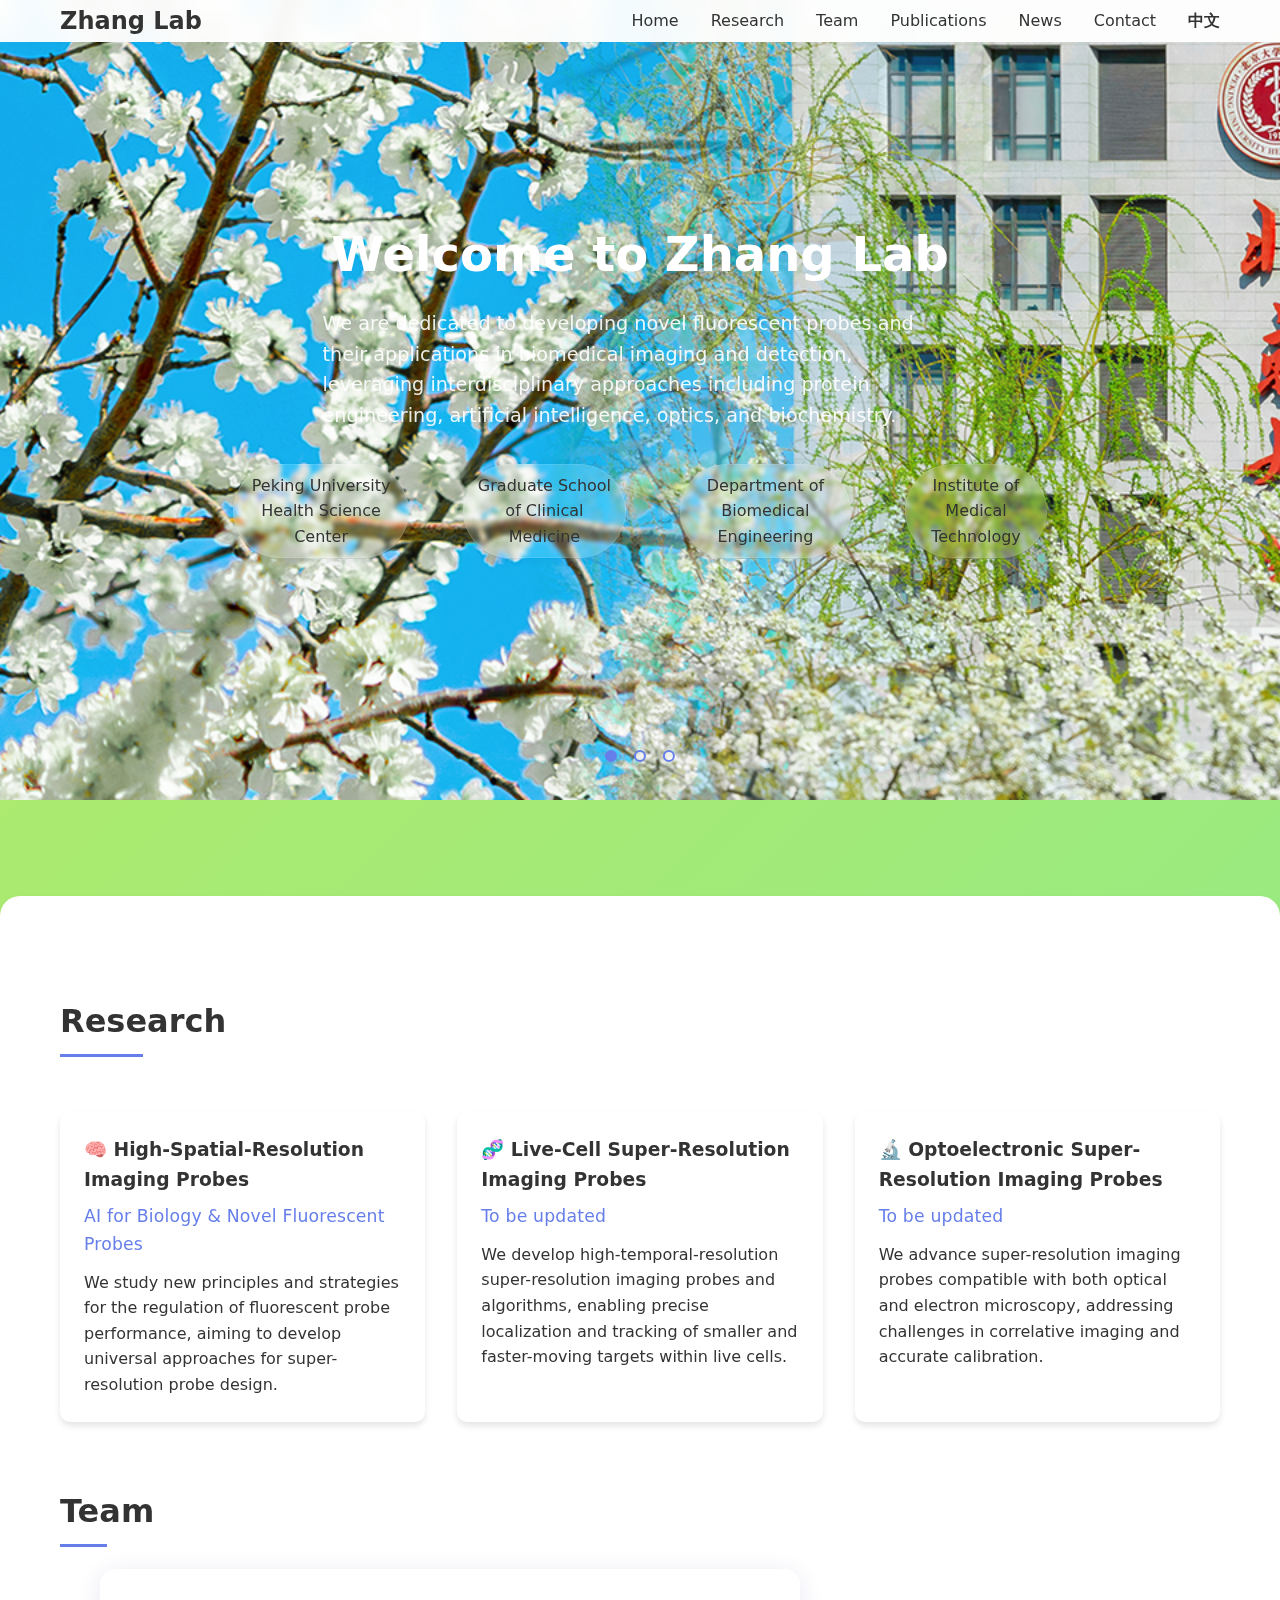
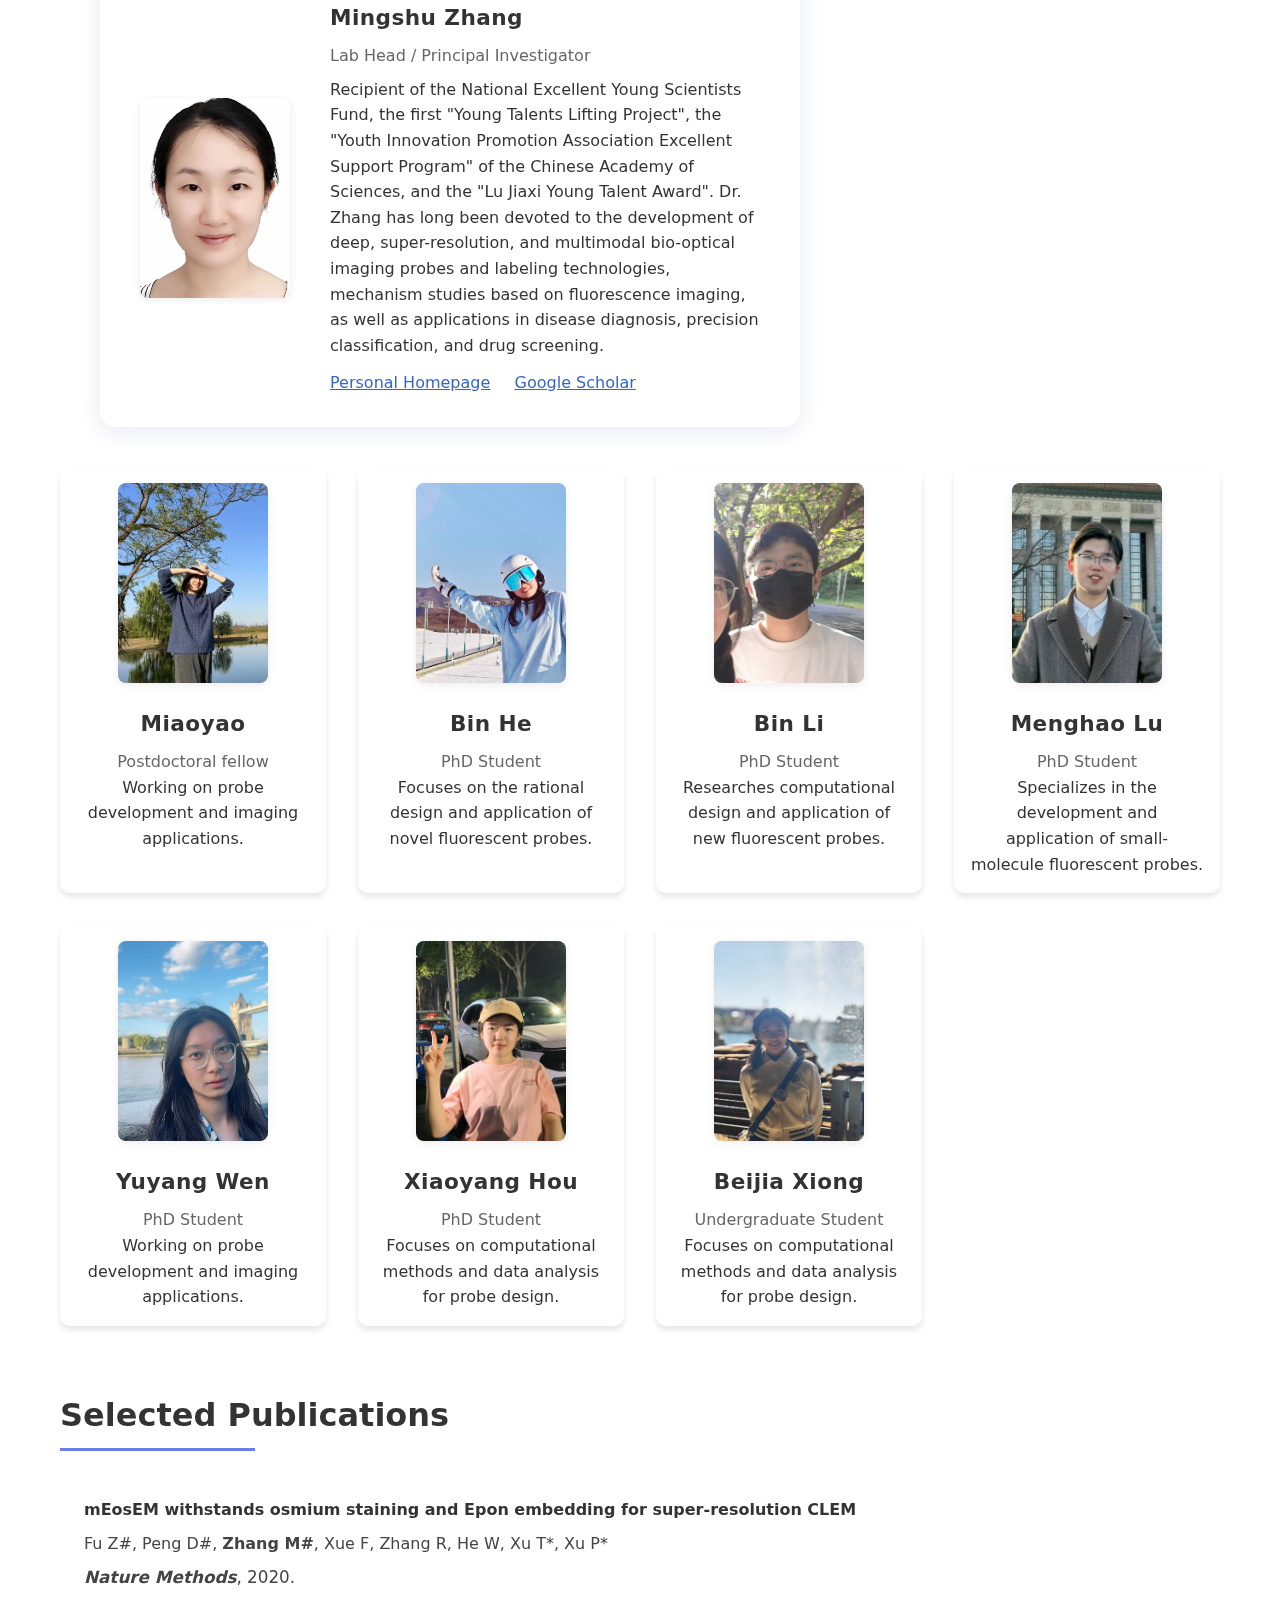
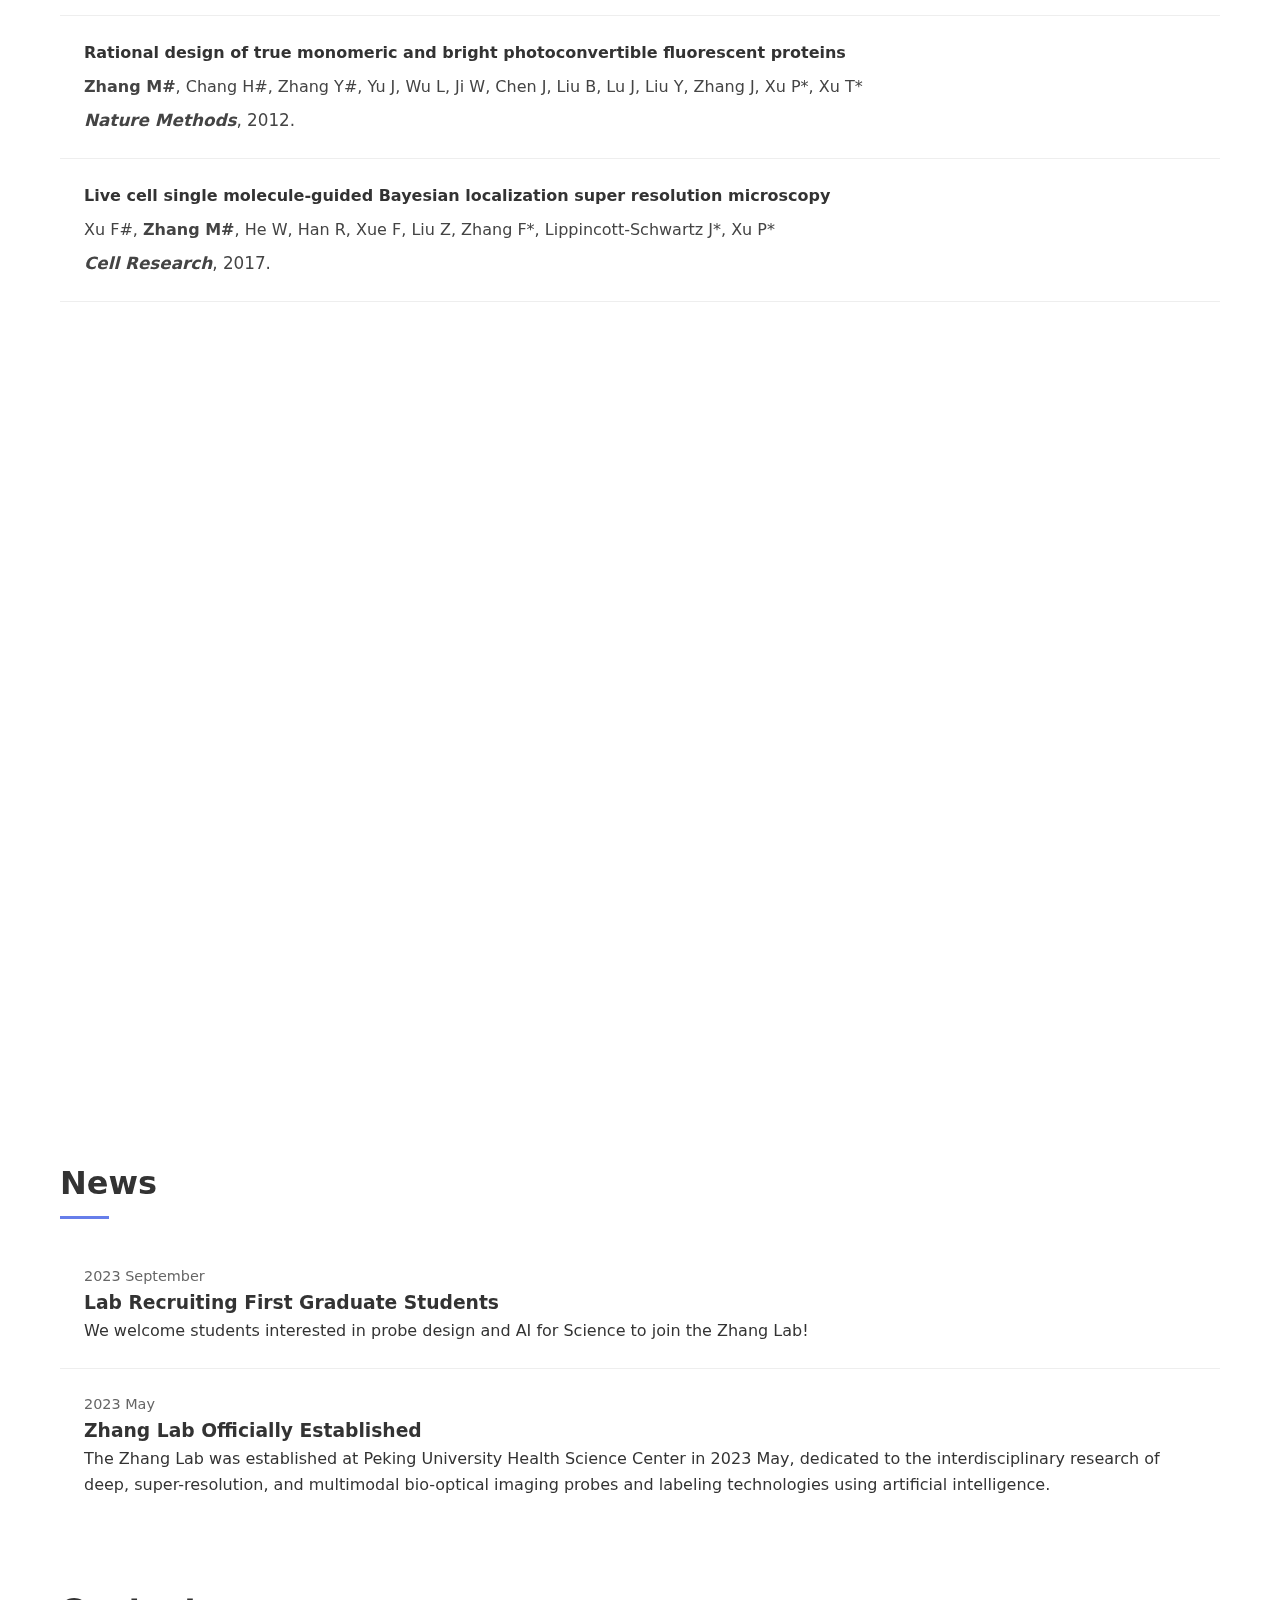
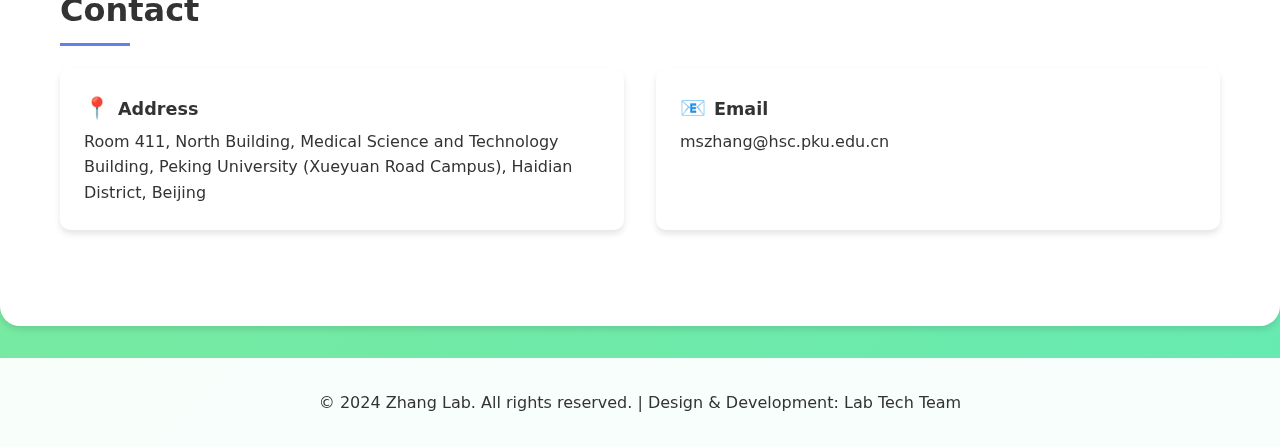
<file: index.html>
<!DOCTYPE html>
<html lang="en">
<head>
    <meta charset="UTF-8">
    <meta name="viewport" content="width=device-width, initial-scale=1.0">
    <title>Zhang Lab - Peking University Health Science Center</title>
    <link rel="stylesheet" href="css/main.css">
    <link rel="icon" href="favicon.svg" type="image/svg+xml">
    <!-- Open Graph -->
    <meta property="og:title" content="Zhang Lab - Peking University Health Science Center">
    <meta property="og:description" content="Developing novel fluorescent probes and tools for biomedical imaging using AI, protein engineering, and optics.">
    <meta property="og:image" content="hero/1.jpg">
    <meta name="twitter:card" content="summary_large_image">
    <script defer src="js/main.js"></script>
</head>
<body>
    <header>
        <nav class="container">
            <a href="#" class="logo">Zhang Lab</a>
            <div class="nav-toggle" id="navToggle" aria-controls="navMenu" aria-expanded="false" aria-label="Toggle navigation">
                <span></span>
                <span></span>
                <span></span>
            </div>
            <ul class="nav-menu" id="navMenu">
                <li><a href="#home">Home</a></li>
                <li><a href="#research">Research</a></li>
                <li><a href="#team">Team</a></li>
                <li><a href="#publications">Publications</a></li>
                <li><a href="#news">News</a></li>
                <li><a href="#contact">Contact</a></li>
                <li><a href="index-cn.html" id="langSwitch" style="font-weight:bold;">中文</a></li>
            </ul>
        </nav>
    </header>

    <section id="home" class="hero">
        <div class="hero-carousel" role="region" aria-label="Hero carousel">
            <div class="carousel-slide active" style="background-image: url('hero/1.jpg');"></div>
            <div class="carousel-slide" style="background-image: url('hero/2.jpg');"></div>
            <div class="carousel-slide" style="background-image: url('hero/3.jpg');"></div>
            <div class="carousel-controls">
                <span class="carousel-dot active" data-slide="0"></span>
                <span class="carousel-dot" data-slide="1"></span>
                <span class="carousel-dot" data-slide="2"></span>
            </div>
        </div>
        <div class="container">
            <h1>Welcome to Zhang Lab</h1>
            <p>We are dedicated to developing novel fluorescent probes and their applications in biomedical imaging and detection, leveraging interdisciplinary approaches including protein engineering, artificial intelligence, optics, and biochemistry.</p>
            <div class="affiliations">
                <div class="affiliation">Peking University Health Science Center</div>
                <div class="affiliation">Graduate School of Clinical Medicine</div>
                <div class="affiliation">Department of Biomedical Engineering</div>
                <div class="affiliation">Institute of Medical Technology</div>
            </div>
        </div>
    </section>

    <main>
        <section id="research" class="container">
            <h2>Research</h2>
            <div class="research-grid">
                <div class="research-card">
                    <h3>🧠 High-Spatial-Resolution Imaging Probes</h3>
                    <div class="research-subtitle">AI for Biology & Novel Fluorescent Probes</div>
                    <p>We study new principles and strategies for the regulation of fluorescent probe performance, aiming to develop universal approaches for super-resolution probe design.</p>
                </div>
                <div class="research-card">
                    <h3>🧬 Live-Cell Super-Resolution Imaging Probes</h3>
                    <div class="research-subtitle">To be updated</div>
                    <p>We develop high-temporal-resolution super-resolution imaging probes and algorithms, enabling precise localization and tracking of smaller and faster-moving targets within live cells.</p>
                </div>
                <div class="research-card">
                    <h3>🔬 Optoelectronic Super-Resolution Imaging Probes</h3>
                    <div class="research-subtitle">To be updated</div>
                    <p>We advance super-resolution imaging probes compatible with both optical and electron microscopy, addressing challenges in correlative imaging and accurate calibration.</p>
                </div>
            </div>
        </section>
        <div style="height: 4rem;"></div>

        <section id="team" class="container">
            <h2>Team</h2>
            <div class="team-leader-flex">
                <img src="group_imgs/zhangmingshu.jpg" alt="Mingshu Zhang photo" class="member-photo" style="margin-bottom:0;" />
                <div style="text-align: left;">
                    <div class="member-name">Mingshu Zhang</div>
                    <div class="member-role">Lab Head / Principal Investigator</div>
                    <p style="margin-top:0.5rem;">Recipient of the National Excellent Young Scientists Fund, the first "Young Talents Lifting Project", the "Youth Innovation Promotion Association Excellent Support Program" of the Chinese Academy of Sciences, and the "Lu Jiaxi Young Talent Award". Dr. Zhang has long been devoted to the development of deep, super-resolution, and multimodal bio-optical imaging probes and labeling technologies, mechanism studies based on fluorescence imaging, as well as applications in disease diagnosis, precision classification, and drug screening.</p>
                    <div style="margin-top:0.7rem;">
                        <a href="https://iacm.bjmu.edu.cn/szdw/dsdw/kxbswyxgcx1/92083bcbae214841869e0b701adf267e.htm" target="_blank" style="margin-right:1.2rem;color:#3366cc;font-weight:500;">Personal Homepage</a>
                        <a href="https://scholar.google.com/citations?hl=zh-CN&user=DNqfSV8AAAAJ" target="_blank" style="color:#3366cc;font-weight:500;">Google Scholar</a>
                    </div>
                </div>
            </div>
            <div class="team-grid">
                <div class="team-member">
                    <img src="group_imgs/miaoyao.jpg" alt="Miaoyao photo" class="member-photo" />
                    <div class="member-name">Miaoyao</div>
                    <div class="member-role">Postdoctoral fellow</div>
                    <p>Working on probe development and imaging applications.</p>
                </div>
                <div class="team-member">
                    <img src="group_imgs/hebin.jpg" alt="Bin He photo" class="member-photo" />
                    <div class="member-name">Bin He</div>
                    <div class="member-role">PhD Student</div>
                    <p>Focuses on the rational design and application of novel fluorescent probes.</p>
                </div>
                <div class="team-member">
                    <img src="group_imgs/libin.jpg" alt="Bin Li photo" class="member-photo" />
                    <div class="member-name">Bin Li</div>
                    <div class="member-role">PhD Student</div>
                    <p>Researches computational design and application of new fluorescent probes.</p>
                </div>
                <div class="team-member">
                    <img src="group_imgs/lumenghao.jpg" alt="Menghao Lu photo" class="member-photo" />
                    <div class="member-name">Menghao Lu</div>
                    <div class="member-role">PhD Student</div>
                    <p>Specializes in the development and application of small-molecule fluorescent probes.</p>
                </div>
                <div class="team-member">
                    <img src="group_imgs/wenyuyang.jpg" alt="Yuyang Wen photo" class="member-photo" />
                    <div class="member-name">Yuyang Wen</div>
                    <div class="member-role">PhD Student</div>
                    <p>Working on probe development and imaging applications.</p>
                </div>
                <div class="team-member">
                    <img src="group_imgs/houxiaoyang.jpg" alt="Xiaoyang Hou photo" class="member-photo" />
                    <div class="member-name">Xiaoyang Hou</div>
                    <div class="member-role">PhD Student</div>
                    <p>Focuses on computational methods and data analysis for probe design.</p>
                </div>
                <div class="team-member">
                    <img src="group_imgs/xiongbeijia.jpg" alt="Beijia Xiong photo" class="member-photo" />
                    <div class="member-name">Beijia Xiong</div>
                    <div class="member-role">Undergraduate Student</div>
                    <p>Focuses on computational methods and data analysis for probe design.</p>
                </div>
            </div>
        </section>
        <div style="height: 4rem;"></div>

        <section id="publications" class="container">
            <h2>Selected Publications</h2>
            <div class="publication">
                <div class="publication-title">mEosEM withstands osmium staining and Epon embedding for super-resolution CLEM</div>
                <div class="publication-authors">Fu Z#, Peng D#, <strong>Zhang M#</strong>, Xue F, Zhang R, He W, Xu T*, Xu P*</div>
                <div class="publication-journal"><span class="journal-name">Nature Methods</span><span class="pub-year">, 2020.</span></div>
            </div>
            <div class="publication">
                <div class="publication-title">Rational design of true monomeric and bright photoconvertible fluorescent proteins</div>
                <div class="publication-authors"><strong>Zhang M#</strong>, Chang H#, Zhang Y#, Yu J, Wu L, Ji W, Chen J, Liu B, Lu J, Liu Y, Zhang J, Xu P*, Xu T*</div>
                <div class="publication-journal"><span class="journal-name">Nature Methods</span><span class="pub-year">, 2012.</span></div>
            </div>
            <div class="publication">
                <div class="publication-title">Live cell single molecule-guided Bayesian localization super resolution microscopy</div>
                <div class="publication-authors">Xu F#, <strong>Zhang M#</strong>, He W, Han R, Xue F, Liu Z, Zhang F*, Lippincott-Schwartz J*, Xu P*</div>
                <div class="publication-journal"><span class="journal-name">Cell Research</span><span class="pub-year">, 2017.</span></div>
            </div>
            <div class="publication">
                <div class="publication-title">Fast Super-Resolution Imaging Technique and Immediate Early Nanostructure Capturing by a Photoconvertible Fluorescent Protein</div>
                <div class="publication-authors"><strong>Zhang M#</strong>, Fu Z#, Li C#, Liu A, Peng D, Xue F, He W, Gao S, Xu F, Xu D, Yuan L, Zhang F, Xu Z, Xu T*, Xu P*</div>
                <div class="publication-journal"><span class="journal-name">Nano Letters</span><span class="pub-year">, 2020.</span></div>
            </div>
            <div class="publication">
                <div class="publication-title">Highly photostable, reversibly photoswitchable fluorescent protein with high contrast ratio for live-cell superresolution microscopy</div>
                <div class="publication-authors"><strong>Zhang X#</strong>, Zhang M#, Li D#, He W, Peng J, Betzig E*, Xu P*</div>
                <div class="publication-journal"><span class="journal-name">Proc Natl Acad Sci U S A</span><span class="pub-year">, 2016.</span></div>
            </div>
            <div class="publication">
                <div class="publication-title">A unique series of reversibly switchable fluorescent proteins with beneficial properties for various applications.</div>
                <div class="publication-authors">Chang H#, <strong>Zhang M#</strong>, Ji W#, Chen J, Zhang Y, Liu B, Lu J, Zhang J, Xu P*, Xu T*</div>
                <div class="publication-journal"><span class="journal-name">Proc Natl Acad Sci U S A</span><span class="pub-year">, 2012.</span></div>
            </div>
            <div class="publication">
                <div class="publication-title">SOGO-SOFI, light-modulated super-resolution optical fluctuation imaging using only 20 raw frames for high-fidelity reconstruction.</div>
                <div class="publication-authors">Xue F#, He W#, Peng D, You H, <strong>Zhang M*</strong>, Xu P*</div>
                <div class="publication-journal"><span class="journal-name">Fundamental Research</span><span class="pub-year">, 2023.</span></div>
            </div>
            <div class="publication">
                <div class="publication-title">DETECTOR: structural information guided artifact detection for super-resolution fluorescence microscopy image. </div>
                <div class="publication-authors">Gao S, Xu F, Li H, Xue F, <strong>Zhang M*</strong>, Xu P*, Zhang F*</div>
                <div class="publication-journal"><span class="journal-name">Biomedical Optics Express</span><span class="pub-year">, 2021.</span></div>
            </div>
        </section>
        <div style="height: 4rem;"></div>

        <section id="news" class="container">
            <h2>News</h2>
            <div class="news-item">
                <div class="news-date">2023 September</div>
                <h3>Lab Recruiting First Graduate Students</h3>
                <p>We welcome students interested in probe design and AI for Science to join the Zhang Lab!</p>
            </div>
            <div class="news-item">
                <div class="news-date">2023 May</div>
                <h3>Zhang Lab Officially Established</h3>
                <p>The Zhang Lab was established at Peking University Health Science Center in 2023 May, dedicated to the interdisciplinary research of deep, super-resolution, and multimodal bio-optical imaging probes and labeling technologies using artificial intelligence.</p>
            </div>
        </section>
        <div style="height: 4rem;"></div>

        <section id="contact" class="container">
            <h2>Contact</h2>
            <div class="contact-info">
                <div class="contact-card">
                    <div class="contact-title-row"><span class="contact-icon">📍</span><h3 style="margin:0;display:inline;font-size:1.1rem;">Address</h3></div>
                    <p>Room 411, North Building, Medical Science and Technology Building, Peking University (Xueyuan Road Campus), Haidian District, Beijing</p>
                </div>
                <div class="contact-card">
                    <div class="contact-title-row"><span class="contact-icon">📧</span><h3 style="margin:0;display:inline;font-size:1.1rem;">Email</h3></div>
                    <p>mszhang@hsc.pku.edu.cn</p>
                </div>
                <!-- <div class="contact-card">
                    <div class="contact-icon">📞</div>
                    <h3>Phone</h3>
                    <p>Office: +86 10 1234-5678<br>Lab: +86 10 1234-5679</p>
                </div> -->
            </div>
        </section>
    </main>

    <footer>
        <div class="container">
            <p>&copy; 2024 Zhang Lab. All rights reserved. | Design & Development: Lab Tech Team</p>
        </div>
    </footer>

    <!-- JS is loaded from js/main.js (deferred) -->
</body>
</html>
</file>
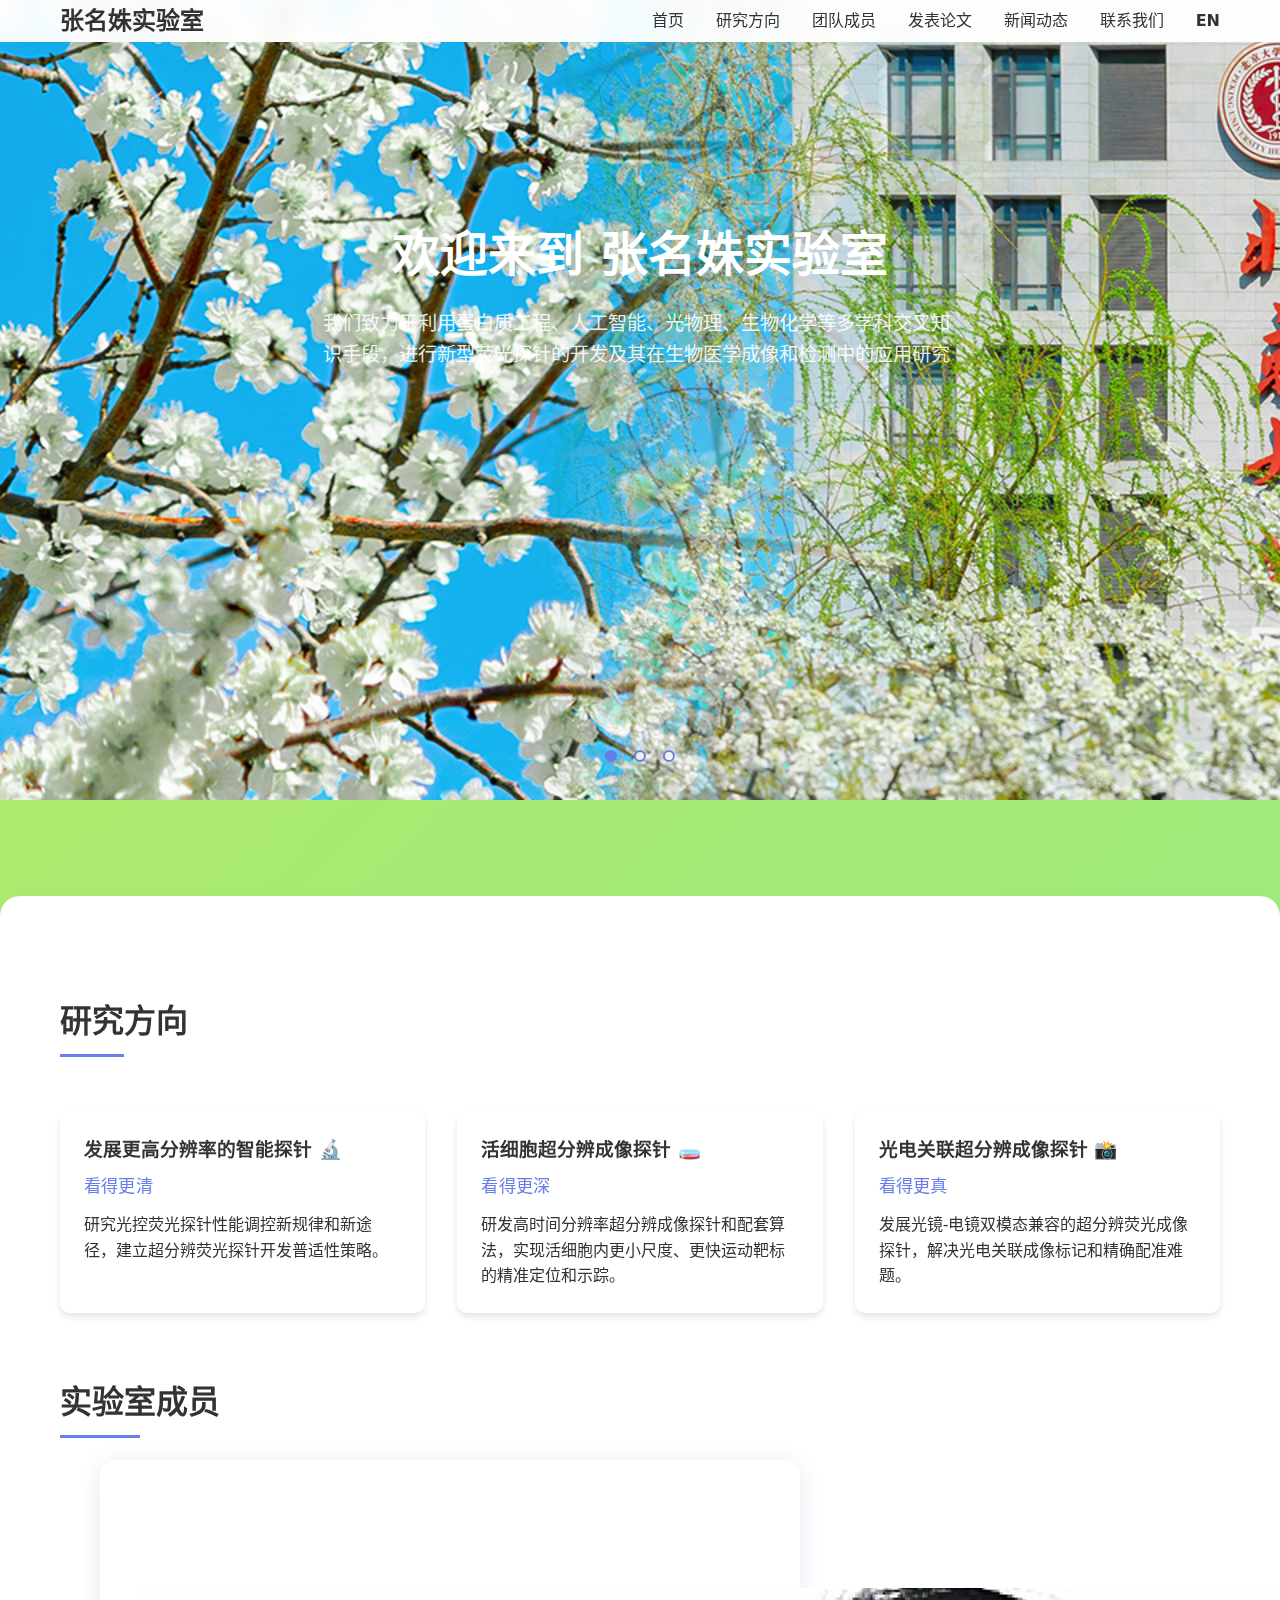
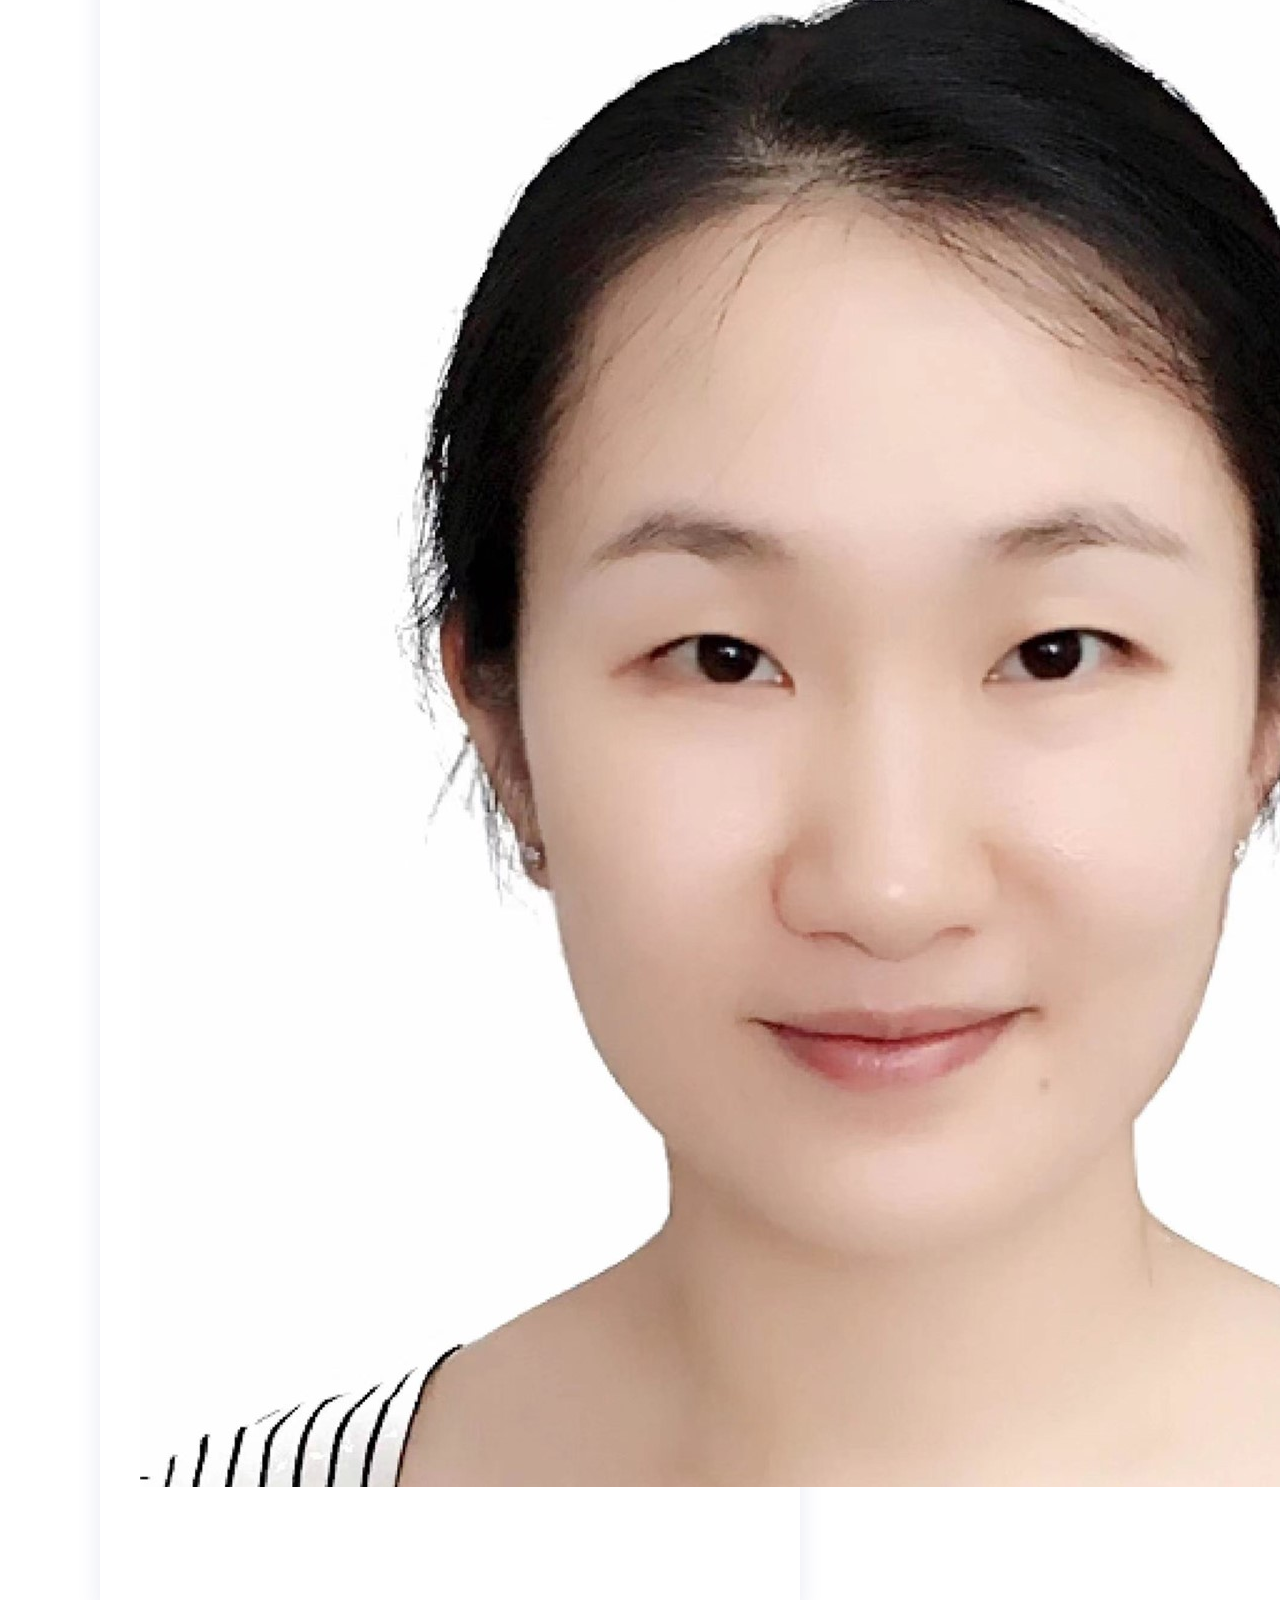
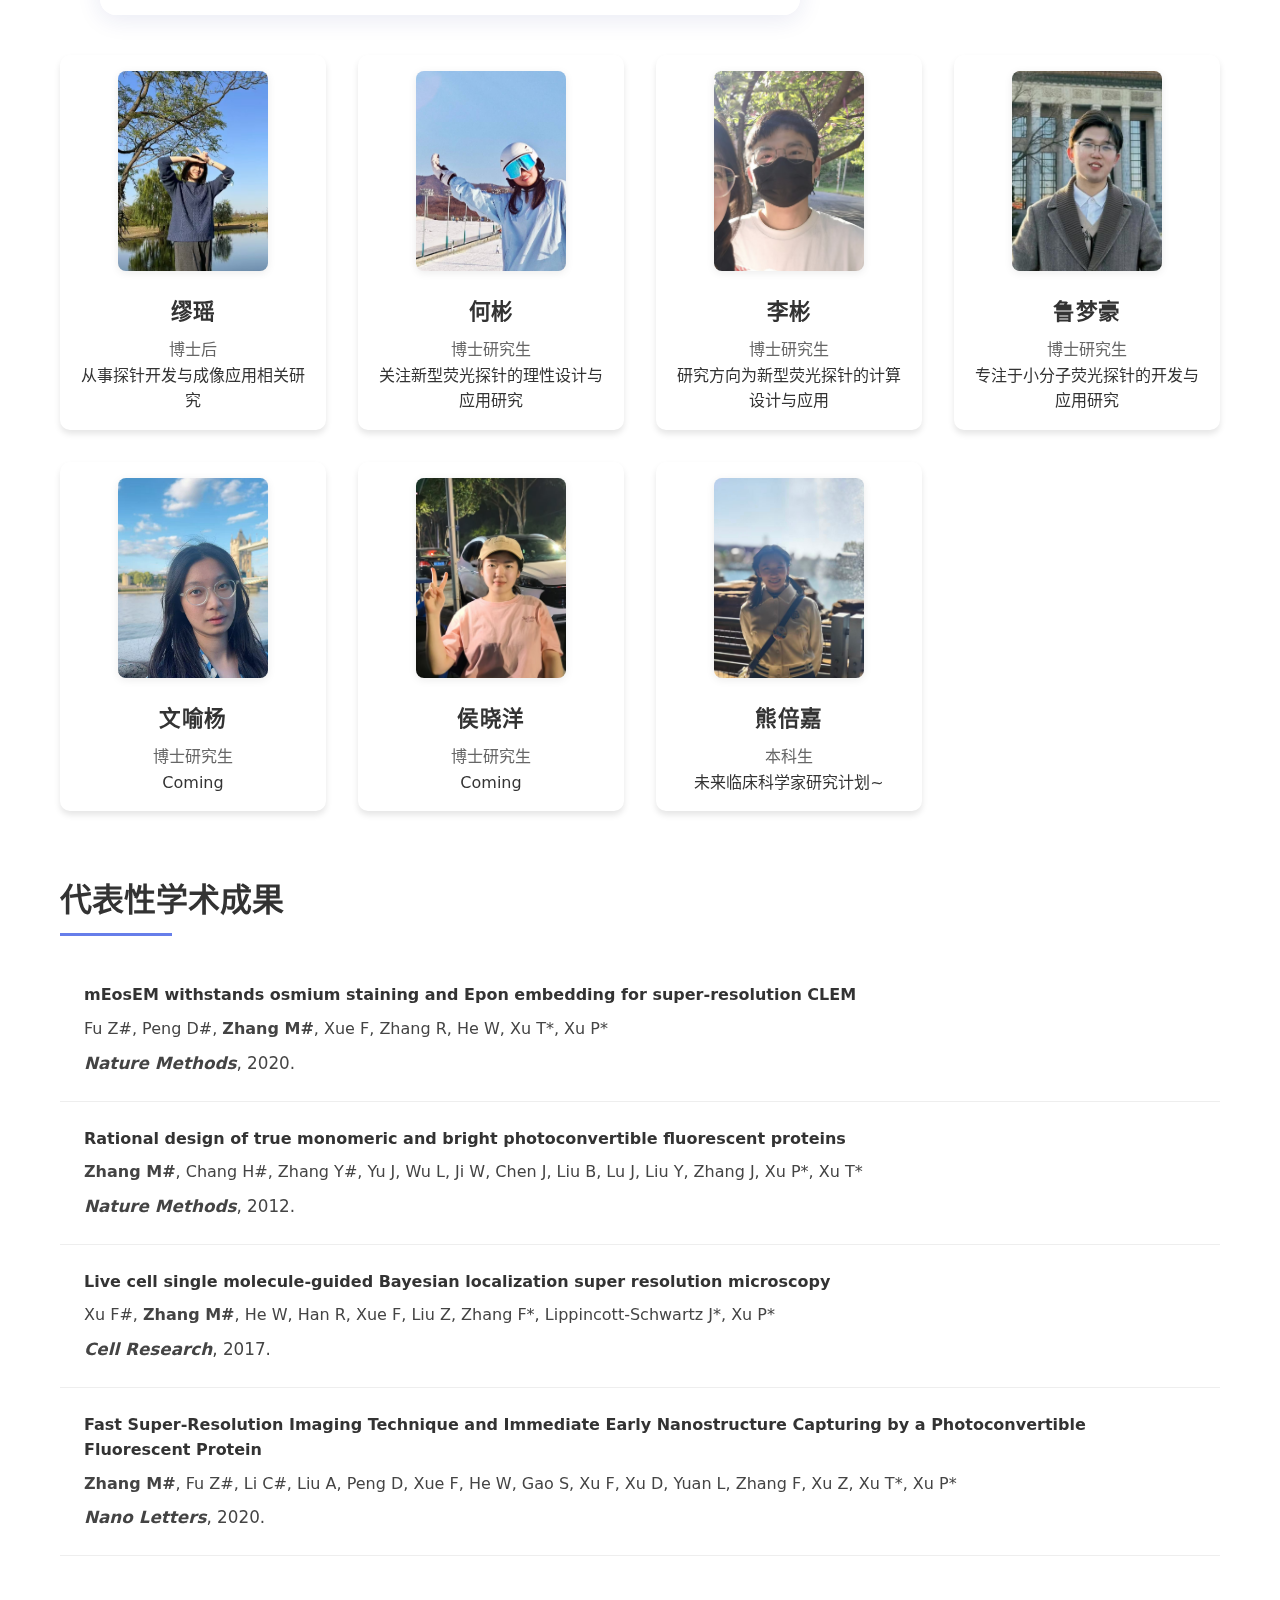
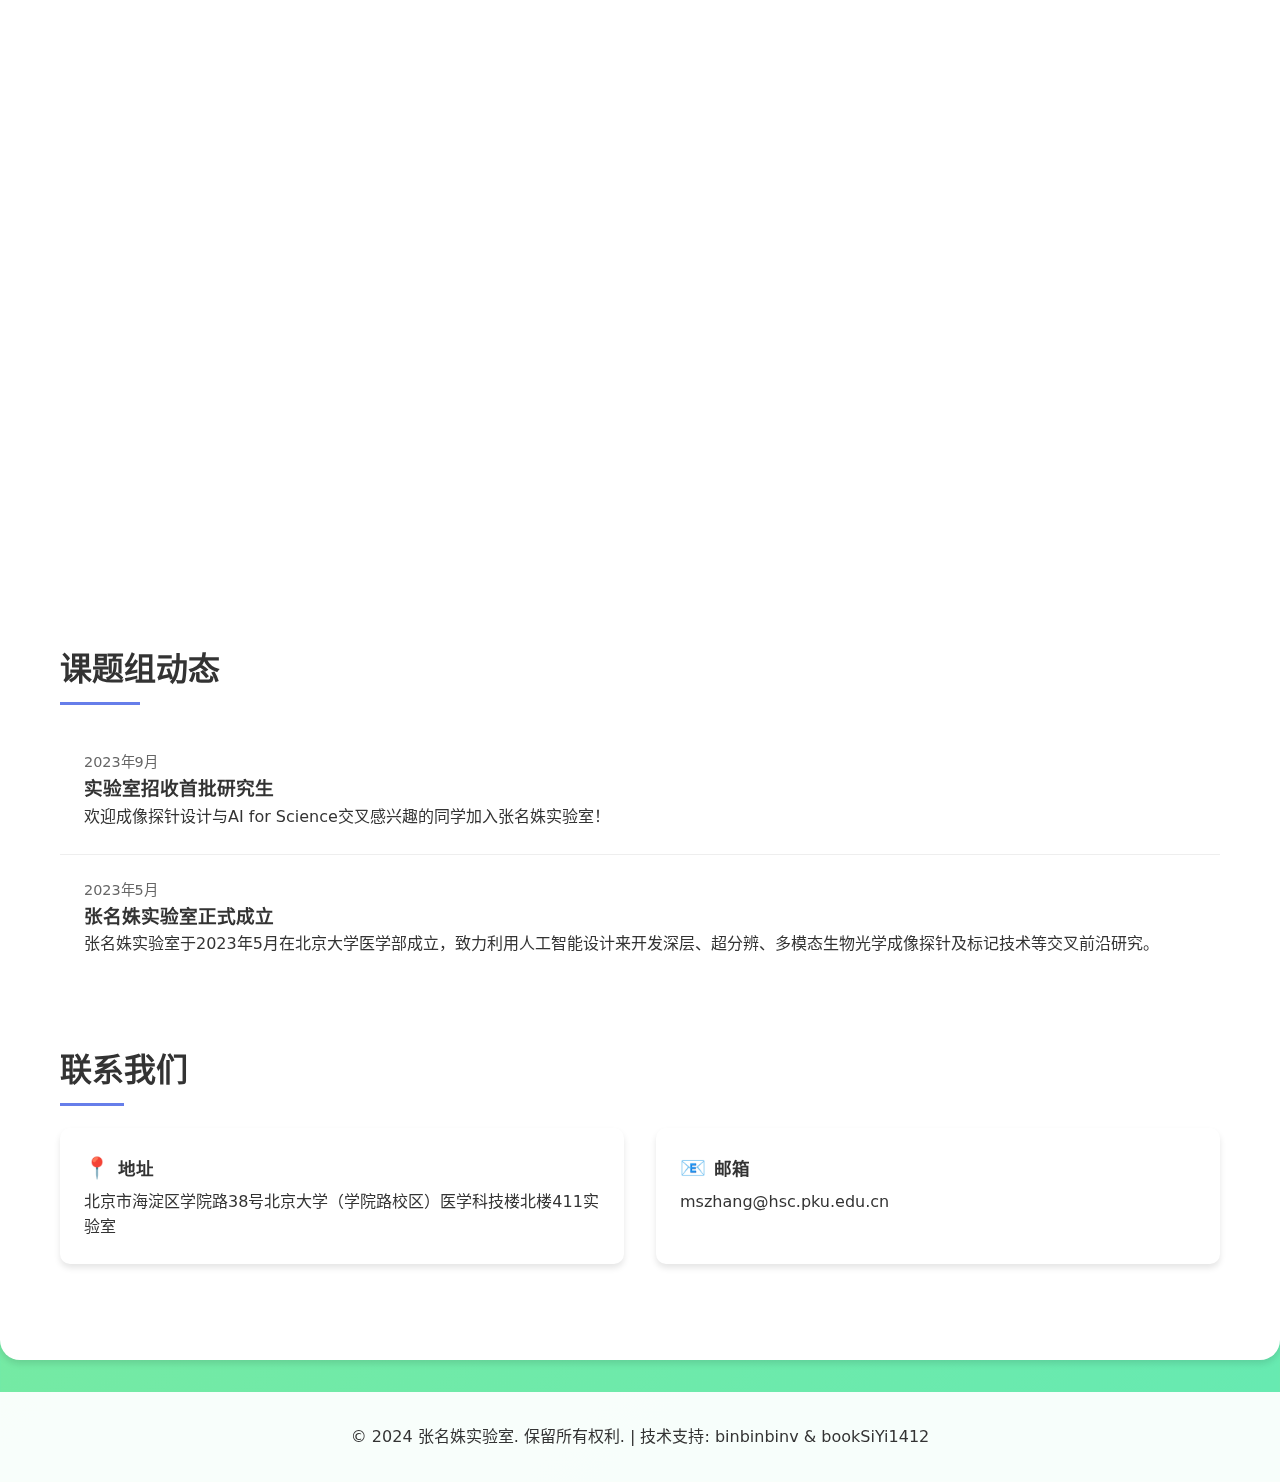
<file: index-cn.html>
<!DOCTYPE html>
<html lang="zh-CN">
<head>
    <meta charset="UTF-8">
    <meta name="viewport" content="width=device-width, initial-scale=1.0">
    <title>张名姝实验室 - 北京大学医学部</title>
    <link rel="stylesheet" href="css/main.css">
    <link rel="icon" href="favicon.svg" type="image/svg+xml">
    <!-- Open Graph for better sharing -->
    <meta property="og:title" content="张名姝实验室 - 北京大学医学部">
    <meta property="og:description" content="利用蛋白质工程、人工智能、光物理等多学科手段开发新型荧光探针并应用于生物医学成像。">
    <meta property="og:image" content="hero/1.jpg">
    <meta name="twitter:card" content="summary_large_image">
    <script defer src="js/main.js"></script>
</head>
<body>
    <header>
        <nav class="container">
            <a href="#" class="logo">张名姝实验室</a>
            <div class="nav-toggle" id="navToggle" aria-controls="navMenu" aria-expanded="false" aria-label="切换导航">
                <span></span>
                <span></span>
                <span></span>
            </div>
            <ul class="nav-menu" id="navMenu">
                <li><a href="#home">首页</a></li>
                <li><a href="#research">研究方向</a></li>
                <li><a href="#team">团队成员</a></li>
                <li><a href="#publications">发表论文</a></li>
                <li><a href="#news">新闻动态</a></li>
                <li><a href="#contact">联系我们</a></li>
                <li><a href="index.html" id="langSwitch" style="font-weight:bold;">EN</a></li>
            </ul>
        </nav>
    </header>

    <section id="home" class="hero">
        <div class="hero-carousel" role="region" aria-label="主轮播">
            <div class="carousel-slide active" style="background-image: url('hero/1.jpg');"></div>
            <div class="carousel-slide" style="background-image: url('hero/2.jpg');"></div>
            <div class="carousel-slide" style="background-image: url('hero/3.jpg');"></div>
            <div class="carousel-controls">
                <span class="carousel-dot active" data-slide="0"></span>
                <span class="carousel-dot" data-slide="1"></span>
                <span class="carousel-dot" data-slide="2"></span>
            </div>
        </div>
        <div class="container">
            <h1>欢迎来到 张名姝实验室</h1>
            <p>我们致力于利用蛋白质工程、人工智能、光物理、生物化学等多学科交叉知识手段，进行新型荧光探针的开发及其在生物医学成像和检测中的应用研究</p>
        </div>
    </section>

    <main>
        <section id="research" class="container">
            <h2>研究方向</h2>
            <div class="research-grid">
                <div class="research-card">
                    <h3>发展更高分辨率的智能探针 🔬</h3>
                    <div class="research-subtitle">看得更清</div>
                    <p>研究光控荧光探针性能调控新规律和新途径，建立超分辨荧光探针开发普适性策略。</p>
                </div>
                <div class="research-card">
                    <h3>活细胞超分辨成像探针 🧫</h3>
                    <div class="research-subtitle">看得更深</div>
                    <p>研发高时间分辨率超分辨成像探针和配套算法，实现活细胞内更小尺度、更快运动靶标的精准定位和示踪。</p>
                </div>
                <div class="research-card">
                    <h3>光电关联超分辨成像探针 📸</h3>
                    <div class="research-subtitle">看得更真</div>
                    <p>发展光镜-电镜双模态兼容的超分辨荧光成像探针，解决光电关联成像标记和精确配准难题。</p>
                </div>
            </div>
        </section>
        <div style="height: 4rem;"></div>

        <section id="team" class="container">
            <h2>实验室成员</h2>
            <div class="team-leader-flex">
                <img src="group_imgs/zhangmingshu.jpg" alt="张名姝照片" class="leader-photo" style="margin-bottom:0;" />
                <div style="text-align: left;">
                    <div class="member-name">张名姝</div>
                    <div class="member-role">实验室负责人 / 研究员</div>
                    <p style="margin-top:0.5rem;">“国家优秀青年科学基金”、首届“青年人才托举工程”、中科院“青年创新促进会择优支持计划”和“卢嘉锡青年人才奖”获得者。长期致力于深层、超分辨、多模态生物光学成像探针及标记技术开，基于荧光成像的致病机理研究，以及疾病诊断、精准分型和药物筛选等应用研究。</p>
                    <div class="member-project" style="margin-top:0.5rem;">在研项目</div>
                    <p style="margin-top:0rem;">国家优秀青年科学基金</p>
                    <p style="margin-top:0rem;">国家自然科学基金面上项目</p>
                    <p style="margin-top:0rem;">北京市重点研发计划</p>
                    <p style="margin-top:0rem;">国家重大科研仪器研制项目</p>
                    <div style="margin-top:0.7rem; text-align: right">
                        <a href="https://scholar.google.com/citations?hl=zh-CN&user=DNqfSV8AAAAJ" target="_blank" style="color:#3366cc;font-weight:500;">Google Scholar</a>
                    </div>
                </div>
            </div>
            <div class="team-grid">
                <div class="team-member">
                    <img src="group_imgs/miaoyao.jpg" alt="苗瑶照片" class="member-photo" />
                    <div class="member-name">缪瑶</div>
                    <div class="member-role">博士后</div>
                    <p>从事探针开发与成像应用相关研究</p>
                </div>
                <div class="team-member">
                    <img src="group_imgs/hebin.jpg" alt="何彬照片" class="member-photo" />
                    <div class="member-name">何彬</div>
                    <div class="member-role">博士研究生</div>
                    <p>关注新型荧光探针的理性设计与应用研究</p>
                </div>
                <div class="team-member">
                    <img src="group_imgs/libin.jpg" alt="李彬照片" class="member-photo" />
                    <div class="member-name">李彬</div>
                    <div class="member-role">博士研究生</div>
                    <p>研究方向为新型荧光探针的计算设计与应用</p>
                </div>
                <div class="team-member">
                    <img src="group_imgs/lumenghao.jpg" alt="鲁梦豪照片" class="member-photo" />
                    <div class="member-name">鲁梦豪</div>
                    <div class="member-role">博士研究生</div>
                    <p>专注于小分子荧光探针的开发与应用研究</p>
                </div>
                <div class="team-member">
                    <img src="group_imgs/wenyuyang.jpg" alt="文喻杨照片" class="member-photo" />
                    <div class="member-name">文喻杨</div>
                    <div class="member-role">博士研究生</div>
                    <p>Coming</p>
                </div>
                <div class="team-member">
                    <img src="group_imgs/houxiaoyang.jpg" alt="侯晓洋照片" class="member-photo" />
                    <div class="member-name">侯晓洋</div>
                    <div class="member-role">博士研究生</div>
                    <p>Coming</p>
                </div>
                <div class="team-member">
                    <img src="group_imgs/xiongbeijia.jpg" alt="熊倍嘉照片" class="member-photo" />
                    <div class="member-name">熊倍嘉</div>
                    <div class="member-role">本科生</div>
                    <p>未来临床科学家研究计划~</p>
                </div>
            </div>
        </section>
        <div style="height: 4rem;"></div>

        <section id="publications" class="container">
            <h2>代表性学术成果</h2>
            <div class="publication">
                <div class="publication-title">mEosEM withstands osmium staining and Epon embedding for super-resolution CLEM</div>
                <div class="publication-authors">Fu Z#, Peng D#, <strong>Zhang M#</strong>, Xue F, Zhang R, He W, Xu T*, Xu P*</div>
                <div class="publication-journal"><span class="journal-name">Nature Methods</span><span class="pub-year">, 2020.</span></div>
            </div>
            <div class="publication">
                <div class="publication-title">Rational design of true monomeric and bright photoconvertible fluorescent proteins</div>
                <div class="publication-authors"><strong>Zhang M#</strong>, Chang H#, Zhang Y#, Yu J, Wu L, Ji W, Chen J, Liu B, Lu J, Liu Y, Zhang J, Xu P*, Xu T*</div>
                <div class="publication-journal"><span class="journal-name">Nature Methods</span><span class="pub-year">, 2012.</span></div>
            </div>
            <div class="publication">
                <div class="publication-title">Live cell single molecule-guided Bayesian localization super resolution microscopy</div>
                <div class="publication-authors">Xu F#, <strong>Zhang M#</strong>, He W, Han R, Xue F, Liu Z, Zhang F*, Lippincott-Schwartz J*, Xu P*</div>
                <div class="publication-journal"><span class="journal-name">Cell Research</span><span class="pub-year">, 2017.</span></div>
            </div>
            <div class="publication">
                <div class="publication-title">Fast Super-Resolution Imaging Technique and Immediate Early Nanostructure Capturing by a Photoconvertible Fluorescent Protein</div>
                <div class="publication-authors"><strong>Zhang M#</strong>, Fu Z#, Li C#, Liu A, Peng D, Xue F, He W, Gao S, Xu F, Xu D, Yuan L, Zhang F, Xu Z, Xu T*, Xu P*</div>
                <div class="publication-journal"><span class="journal-name">Nano Letters</span><span class="pub-year">, 2020.</span></div>
            </div>
            <div class="publication">
                <div class="publication-title">Highly photostable, reversibly photoswitchable fluorescent protein with high contrast ratio for live-cell superresolution microscopy</div>
                <div class="publication-authors">Zhang X#, <strong>Zhang M#</strong>, Li D#, He W, Peng J, Betzig E*, Xu P*</div>
                <div class="publication-journal"><span class="journal-name">Proc Natl Acad Sci U S A</span><span class="pub-year">, 2016.</span></div>
            </div>
            <div class="publication">
                <div class="publication-title">A unique series of reversibly switchable fluorescent proteins with beneficial properties for various applications.</div>
                <div class="publication-authors">Chang H#, <strong>Zhang M#</strong>, Ji W#, Chen J, Zhang Y, Liu B, Lu J, Zhang J, Xu P*, Xu T*</div>
                <div class="publication-journal"><span class="journal-name">Proc Natl Acad Sci U S A</span><span class="pub-year">, 2012.</span></div>
            </div>
            <div class="publication">
                <div class="publication-title">SOGO-SOFI, light-modulated super-resolution optical fluctuation imaging using only 20 raw frames for high-fidelity reconstruction.</div>
                <div class="publication-authors">Xue F#, He W#, Peng D, You H, <strong>Zhang M*</strong>, Xu P*</div>
                <div class="publication-journal"><span class="journal-name">Fundamental Research</span><span class="pub-year">, 2023.</span></div>
            </div>
            <div class="publication">
                <div class="publication-title">DETECTOR: structural information guided artifact detection for super-resolution fluorescence microscopy image. </div>
                <div class="publication-authors">Gao S, Xu F, Li H, Xue F, <strong>Zhang M*</strong>, Xu P*, Zhang F*</div>
                <div class="publication-journal"><span class="journal-name">Biomedical Optics Express</span><span class="pub-year">, 2021.</span></div>
            </div>
        </section>
        <div style="height: 4rem;"></div>

        <section id="news" class="container">
            <h2>课题组动态</h2>
            <div class="news-item">
                <div class="news-date">2023年9月</div>
                <h3>实验室招收首批研究生</h3>
                <p>欢迎成像探针设计与AI for Science交叉感兴趣的同学加入张名姝实验室！</p>
            </div>
            <div class="news-item">
                <div class="news-date">2023年5月</div>
                <h3>张名姝实验室正式成立</h3>
                <p>张名姝实验室于2023年5月在北京大学医学部成立，致力利用人工智能设计来开发深层、超分辨、多模态生物光学成像探针及标记技术等交叉前沿研究。</p>
            </div>
        </section>
        <div style="height: 4rem;"></div>

        <section id="contact" class="container">
            <h2>联系我们</h2>
            <div class="contact-info">
                <div class="contact-card">
                    <div class="contact-title-row"><span class="contact-icon">📍</span><h3 style="margin:0;display:inline;font-size:1.1rem;">地址</h3></div>
                    <p>北京市海淀区学院路38号北京大学（学院路校区）医学科技楼北楼411实验室</p>
                </div>
                <div class="contact-card">
                    <div class="contact-title-row"><span class="contact-icon">📧</span><h3 style="margin:0;display:inline;font-size:1.1rem;">邮箱</h3></div>
                    <p>mszhang@hsc.pku.edu.cn</p>
                </div>
                <!-- <div class="contact-card">
                    <div class="contact-icon">📞</div>
                    <h3>电话</h3>
                    <p>办公室: +86 10 1234-5678<br>实验室: +86 10 1234-5679</p>
                </div> -->
            </div>
        </section>
    </main>

    <footer>
        <div class="container">
            <p>&copy; 2024 张名姝实验室. 保留所有权利. | 技术支持: binbinbinv & bookSiYi1412</p>
        </div>
    </footer>

    <!-- JS is loaded from js/main.js (deferred) -->
</body>
</html>
</file>
<file: css/main.css>
/* 基础样式 */
* {
    margin: 0;
    padding: 0;
    box-sizing: border-box;
}

body {
    font-family: 'Segoe UI', system-ui, -apple-system, sans-serif;
    line-height: 1.6;
    color: #333;
    background: linear-gradient(135deg, #b5ea66 0%, #66eab2 100%);
    min-height: 100vh;
}

.container {
    max-width: 1200px;
    margin: 0 auto;
    padding: 0 20px;
}

/* Header 样式 */
header {
    background: rgba(255, 255, 255, 0.95);
    backdrop-filter: blur(10px);
    box-shadow: 0 2px 20px rgba(0, 0, 0, 0.1);
    position: fixed;
    width: 100%;
    top: 0;
    z-index: 1000;
}

nav {
    display: flex;
    justify-content: space-between;
    align-items: center;
    padding: 1rem 0;
}

.logo {
    font-size: 1.5rem;
    font-weight: bold;
    color: #333;
    text-decoration: none;
}

.nav-menu {
    display: flex;
    list-style: none;
    gap: 2rem;
    margin: 0;
    padding: 0;
}

.nav-menu li {
    padding: 0;
    margin: 0;
}

.nav-menu a {
    text-decoration: none;
    color: #333;
    font-weight: 500;
    transition: color 0.3s ease;
    position: relative;
    padding: 0.5rem 0;
    display: inline-block;
}

.nav-menu a:hover {
    color: #667eea;
}

.nav-menu a::after {
    content: '';
    position: absolute;
    bottom: -5px;
    left: 0;
    width: 0;
    height: 2px;
    background: #667eea;
    transition: width 0.3s ease;
}

.nav-menu a:hover::after {
    width: 100%;
}

.nav-toggle {
    display: none;
    cursor: pointer;
}

@media (max-width: 768px) {
    .nav-toggle {
        display: block;
    }
    
    .nav-toggle span {
        display: block;
        width: 25px;
        height: 3px;
        background: #333;
        margin: 5px 0;
        transition: 0.3s ease;
    }
}

/* Hero Section */
.hero {
    position: relative;
    padding: 10rem 0 6rem;
    text-align: center;
    background: rgba(255, 255, 255, 0.32);
    backdrop-filter: blur(16px) saturate(120%);
    -webkit-backdrop-filter: blur(16px) saturate(120%);
    margin-bottom: 6rem; /* 增加与下方内容的间距 */
    min-height: 800px;
    overflow: hidden;
}

.hero > .container {
    max-width: 900px;
    margin: 0 auto;
    background: none;
    border-radius: 12px;
    box-shadow: none;
    padding: 3.5rem 2rem 2.5rem 2rem;
    z-index: 10;
    position: relative;
}

.hero h1 {
    font-size: 3rem;
    margin-bottom: 1rem;
    color: white;
}

.hero p {
    font-size: 1.2rem;
    color: rgba(255, 255, 255, 0.9);
    max-width: 635px;
    margin: 0 auto;
    text-align: left;
}

.affiliations {
    display: flex;
    justify-content: center;
    gap: 2rem;
    margin-top: 2rem;
}

.affiliation {
    background: rgba(255,255,255,0.18);
    border-radius: 999px;
    box-shadow: 0 2px 8px 0 rgba(31, 38, 135, 0.08);
    backdrop-filter: blur(2px) saturate(110%);
    -webkit-backdrop-filter: blur(2px) saturate(110%);
    border: 1px solid rgba(255,255,255,0.10);
    padding-left: 0.8em;
    padding-right: 0.8em;
    padding-top: 0.5em;
    padding-bottom: 0.5em;
    margin: 0 0.7rem 0.5rem 0.7rem;
    display: inline-block;
    font-size: 1rem;
    color: #333;
    font-weight: 500;
    width: auto;
    min-width: 0;
    white-space: normal; /* 允许换行 */
    text-align: center;
    word-break: break-word;
}

/* Hero Carousel */
.hero-carousel {
    position: absolute;
    top: 0;
    left: 0;
    width: 100%;
    height: 100%;
    z-index: 0;
    overflow: hidden;
}

.carousel-slide {
    position: absolute;
    top: 0;
    left: 0;
    width: 100%;
    height: 100%;
    background-size: cover;
    background-position: center;
    opacity: 0;
    transition: opacity 0.8s;
    z-index: 1;
}

.carousel-slide.active {
    opacity: 1;
    z-index: 2;
}

.carousel-controls {
    position: absolute;
    left: 50%;
    bottom: 30px;
    transform: translateX(-50%);
    z-index: 3;
}

.carousel-dot {
    display: inline-block;
    width: 12px;
    height: 12px;
    margin: 0 6px;
    background: rgba(255,255,255,0.7);
    border-radius: 50%;
    cursor: pointer;
    transition: background 0.3s;
    border: 2px solid #667eea;
}

.carousel-dot.active {
    background: #667eea;
}

.hero > .container {
    position: relative;
    z-index: 10;
}

/* Main Content */
main {
    background: white;
    border-radius: 20px;
    margin: 2rem 0;
    padding: 2rem 0;
    box-shadow: 0 4px 6px rgba(0, 0, 0, 0.1);
    padding-top: 100px; /* 修复：避免被header遮挡 */
}

/* 
关键修复：使用高优先级选择器设置sections间距 
*/
main section {
    padding: 4rem 0;           /* 保持内边距 */
    margin-bottom: 8rem;       /* 新增：sections之间的外边距 */
}

/* 最后一个section减少底部间距，避免与footer距离过大 */
main section:last-child {
    margin-bottom: 4rem;
}

h2 {
    font-size: 2rem;
    margin-bottom: 2rem;
    position: relative;
    display: inline-block;
}

h2::after {
    content: '';
    position: absolute;
    bottom: -10px;
    left: 0;
    width: 50%;
    height: 3px;
    background: #667eea;
}

/* Research Section */
.research-grid {
    display: grid;
    grid-template-columns: repeat(auto-fit, minmax(300px, 1fr));
    gap: 2rem;
    margin-top: 2rem;
}

.research-card {
    background: white;
    padding: 1.5rem;
    border-radius: 10px;
    box-shadow: 0 4px 6px rgba(0, 0, 0, 0.1);
    transition: transform 0.3s ease;
}

.research-card:hover {
    transform: translateY(-5px);
}

.research-card h3 {
    color: #333;
    margin-bottom: 1rem;
}

.research-subtitle {
    font-size: 1.08rem;
    color: #667eea;
    font-weight: 500;
    margin-bottom: 0.7rem;
    margin-top: -0.5rem;
    letter-spacing: 0.01em;
}

/* Team Section */
.team-grid {
    display: grid;
    grid-template-columns: repeat(auto-fit, minmax(250px, 1fr));
    gap: 2rem;
    margin-top: 2rem;
}

.team-member {
    text-align: center;
    padding: 1rem;
    border-radius: 10px;
    background: white;
    box-shadow: 0 4px 6px rgba(0, 0, 0, 0.1);
    transition: transform 0.3s ease;
}

.team-member:hover {
    transform: translateY(-5px);
}

.member-photo {
    width: 150px;
    height: 200px;
    border-radius: 8px;
    margin-bottom: 1rem;
    object-fit: cover;
    box-shadow: 0 2px 8px rgba(0,0,0,0.08);
    background: #f5f5f5;
}

.member-name {
    font-weight: bold;
    margin-bottom: 0.5rem;
    font-size: 1.35rem;
    letter-spacing: 0.02em;
}

.member-role {
    color: #666;
}

.team-leader-flex {
    display: flex;
    align-items: center;
    gap: 2.5rem;
    margin-bottom: 2.5rem;
    margin-left: 2.5rem;
    background: rgba(255,255,255,0.85);
    border-radius: 16px;
    box-shadow: 0 4px 24px 0 rgba(31,38,135,0.10);
    padding: 2rem 2.5rem;
    max-width: 700px;
}

/* Publications Section */
.publication {
    padding: 1.5rem;
    border-bottom: 1px solid #eee;
    transition: background-color 0.3s ease;
}

.publication:hover {
    background-color: #f8f9fa;
}

.publication-title {
    font-weight: bold;
    color: #333;
    margin-bottom: 0.5rem;
}

.publication-authors {
    color: #444;
    margin-bottom: 0.5rem;
}

.publication-authors strong {
    color: #444;
    font-weight: bold;
}

.publication-journal {
    color: #444;
    font-weight: bold;
    font-style: italic;
    font-size: 1.05rem;
    margin-top: 0.2rem;
}

.publication-journal .pub-year {
    font-weight: normal;
    font-style: normal;
    color: #444;
}

/* News Section */
.news-item {
    padding: 1.5rem;
    border-bottom: 1px solid #eee;
}

.news-item:last-child {
    border-bottom: none;
}

.news-date {
    color: #666;
    font-size: 0.9rem;
}

/* Contact Section */
.contact-info {
    display: grid;
    grid-template-columns: repeat(auto-fit, minmax(250px, 1fr));
    gap: 2rem;
}

.contact-card {
    padding: 1.5rem;
    background: white;
    border-radius: 10px;
    box-shadow: 0 4px 6px rgba(0, 0, 0, 0.1);
    display: flex;
    flex-direction: column;
    align-items: flex-start;
}

.contact-title-row {
    display: flex;
    align-items: center;
    gap: 0.5rem;
    margin-bottom: 0.2rem;
}

.contact-icon {
    font-size: 1.3rem;
    color: #667eea;
    margin-bottom: 0;
}

/* Footer */
footer {
    background: rgba(255, 255, 255, 0.95);
    padding: 2rem 0;
    margin-top: 2rem;
    text-align: center;
}

/* Animations */
@keyframes fadeInUp {
    from {
        opacity: 0;
        transform: translateY(20px);
    }
    to {
        opacity: 1;
        transform: translateY(0);
    }
}

/* Mobile Responsive */
@media (max-width: 768px) {
    .nav-menu {
        position: fixed;
        top: 70px;
        left: -100%;
        width: 100%;
        height: calc(100vh - 70px);
        background: rgba(255, 255, 255, 0.95);
        flex-direction: column;
        align-items: center;
        padding: 2rem 0;
        transition: 0.3s ease;
    }

    .nav-menu.active {
        left: 0;
    }

    .nav-menu li {
        margin: 1rem 0;
    }
    
    .hero h1 {
        font-size: 2rem;
    }
    
    .hero p {
        font-size: 1rem;
    }
    
    .affiliations {
        flex-direction: column;
        align-items: center;
    }
    
    /* 移动端减少sections间距 */
    main section {
        padding: 2rem 0;
        margin-bottom: 4rem;
    }
    
    main section:last-child {
        margin-bottom: 2rem;
    }
    
    .hero {
        margin-bottom: 3rem;
    }
}

/* Utility Classes */
.text-center { text-align: center; }
.mb-2 { margin-bottom: 1rem; }
.mb-3 { margin-bottom: 1.5rem; }
.mt-3 { margin-top: 1.5rem; }

/* 为所有section添加scroll-margin-top，避免锚点被header遮挡 */
section {
    scroll-margin-top: 50px;
}
</file>
